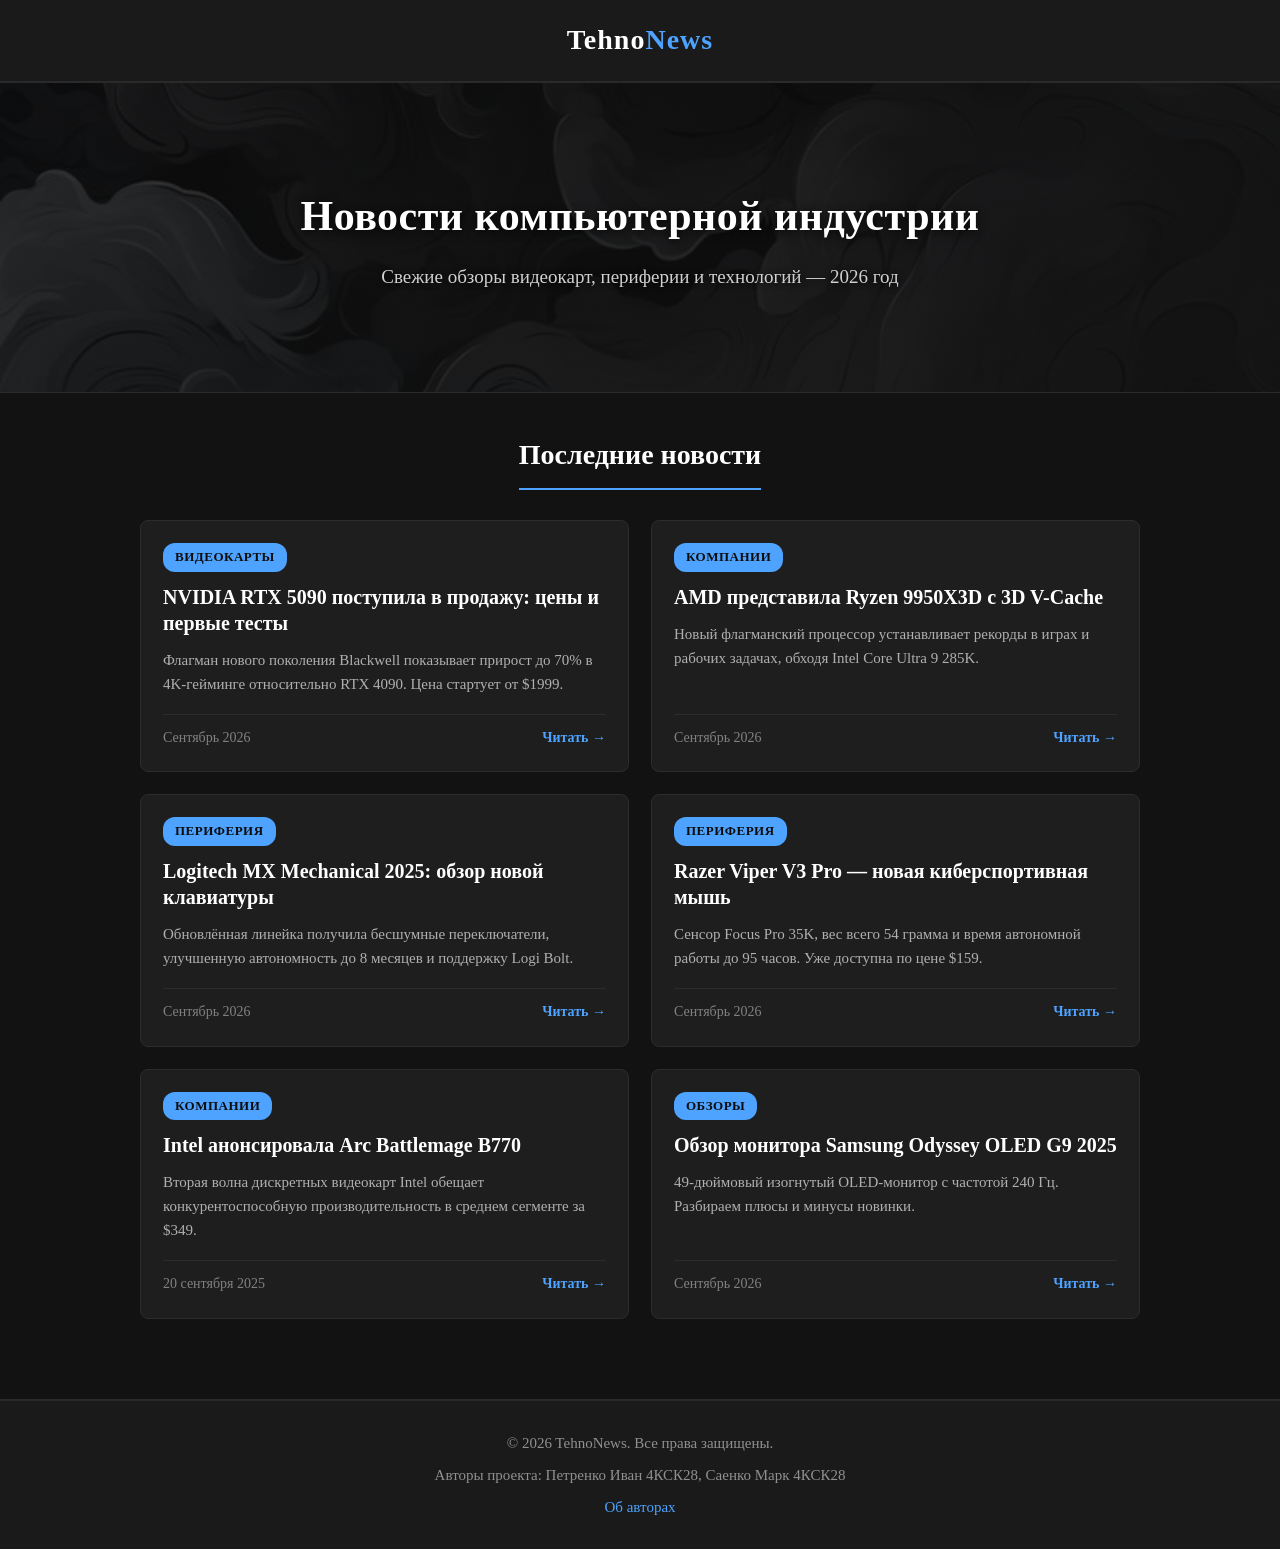
<file: index.html>
<!doctype html>
<html lang="ru">
  <head>
    <meta charset="UTF-8" />
    <meta name="viewport" content="width=device-width, initial-scale=1.0" />
    <title>TehnoNews - Новости компьютерной индустрии</title>
    <link rel="stylesheet" href="style.css" />
  </head>
  <body>
    <header>
      <div class="container">
        <div class="header-content">
          <a href="index.html" class="logo">Tehno<span>News</span></a>
        </div>
      </div>
    </header>

    <section class="hero">
      <div class="container">
        <h1>Новости компьютерной индустрии</h1>
        <p>Свежие обзоры видеокарт, периферии и технологий — 2026 год</p>
      </div>
    </section>

    <main>
      <div class="container">
        <div class="main-content">
          <h2 class="section-title">Последние новости</h2>
          <div class="news-grid">
            <article class="news-card">
              <div class="news-content">
                <span class="news-category">Видеокарты</span>
                <h3 class="news-title">
                  NVIDIA RTX 5090 поступила в продажу: цены и первые тесты
                </h3>
                <p class="news-excerpt">
                  Флагман нового поколения Blackwell показывает прирост до 70% в
                  4K-гейминге относительно RTX 4090. Цена стартует от $1999.
                </p>
                <div class="news-meta">
                  <span>Сентябрь 2026</span>
                  <a href="news.html#rtx5090" class="read-more">Читать →</a>
                </div>
              </div>
            </article>

            <article class="news-card">
              <div class="news-content">
                <span class="news-category">Компании</span>
                <h3 class="news-title">
                  AMD представила Ryzen 9950X3D с 3D V-Cache
                </h3>
                <p class="news-excerpt">
                  Новый флагманский процессор устанавливает рекорды в играх и
                  рабочих задачах, обходя Intel Core Ultra 9 285K.
                </p>
                <div class="news-meta">
                  <span>Сентябрь 2026</span>
                  <a href="news.html#ryzen9950" class="read-more">Читать →</a>
                </div>
              </div>
            </article>

            <article class="news-card">
              <div class="news-content">
                <span class="news-category">Периферия</span>
                <h3 class="news-title">
                  Logitech MX Mechanical 2025: обзор новой клавиатуры
                </h3>
                <p class="news-excerpt">
                  Обновлённая линейка получила бесшумные переключатели,
                  улучшенную автономность до 8 месяцев и поддержку Logi Bolt.
                </p>
                <div class="news-meta">
                  <span>Сентябрь 2026</span>
                  <a href="news.html#logitech-mx" class="read-more">Читать →</a>
                </div>
              </div>
            </article>

            <article class="news-card">
              <div class="news-content">
                <span class="news-category">Периферия</span>
                <h3 class="news-title">
                  Razer Viper V3 Pro — новая киберспортивная мышь
                </h3>
                <p class="news-excerpt">
                  Сенсор Focus Pro 35K, вес всего 54 грамма и время автономной
                  работы до 95 часов. Уже доступна по цене $159.
                </p>
                <div class="news-meta">
                  <span>Сентябрь 2026</span>
                  <a href="news.html#razer-viper" class="read-more">Читать →</a>
                </div>
              </div>
            </article>

            <article class="news-card">
              <div class="news-content">
                <span class="news-category">Компании</span>
                <h3 class="news-title">
                  Intel анонсировала Arc Battlemage B770
                </h3>
                <p class="news-excerpt">
                  Вторая волна дискретных видеокарт Intel обещает
                  конкурентоспособную производительность в среднем сегменте за
                  $349.
                </p>
                <div class="news-meta">
                  <span>20 сентября 2025</span>
                  <a href="news.html#intel-arc" class="read-more">Читать →</a>
                </div>
              </div>
            </article>

            <article class="news-card">
              <div class="news-content">
                <span class="news-category">Обзоры</span>
                <h3 class="news-title">
                  Обзор монитора Samsung Odyssey OLED G9 2025
                </h3>
                <p class="news-excerpt">
                  49-дюймовый изогнутый OLED-монитор с частотой 240 Гц.
                  Разбираем плюсы и минусы новинки.
                </p>
                <div class="news-meta">
                  <span>Сентябрь 2026</span>
                  <a href="news.html#samsung-g9" class="read-more">Читать →</a>
                </div>
              </div>
            </article>
          </div>
        </div>
      </div>
    </main>

    <footer>
      <div class="container">
        <p>&copy; 2026 TehnoNews. Все права защищены.</p>
        <p>Авторы проекта: Петренко Иван 4КСК28, Саенко Марк 4КСК28</p>
        <p><a href="authors.html">Об авторах</a></p>
      </div>
    </footer>
  </body>
</html>
</file>
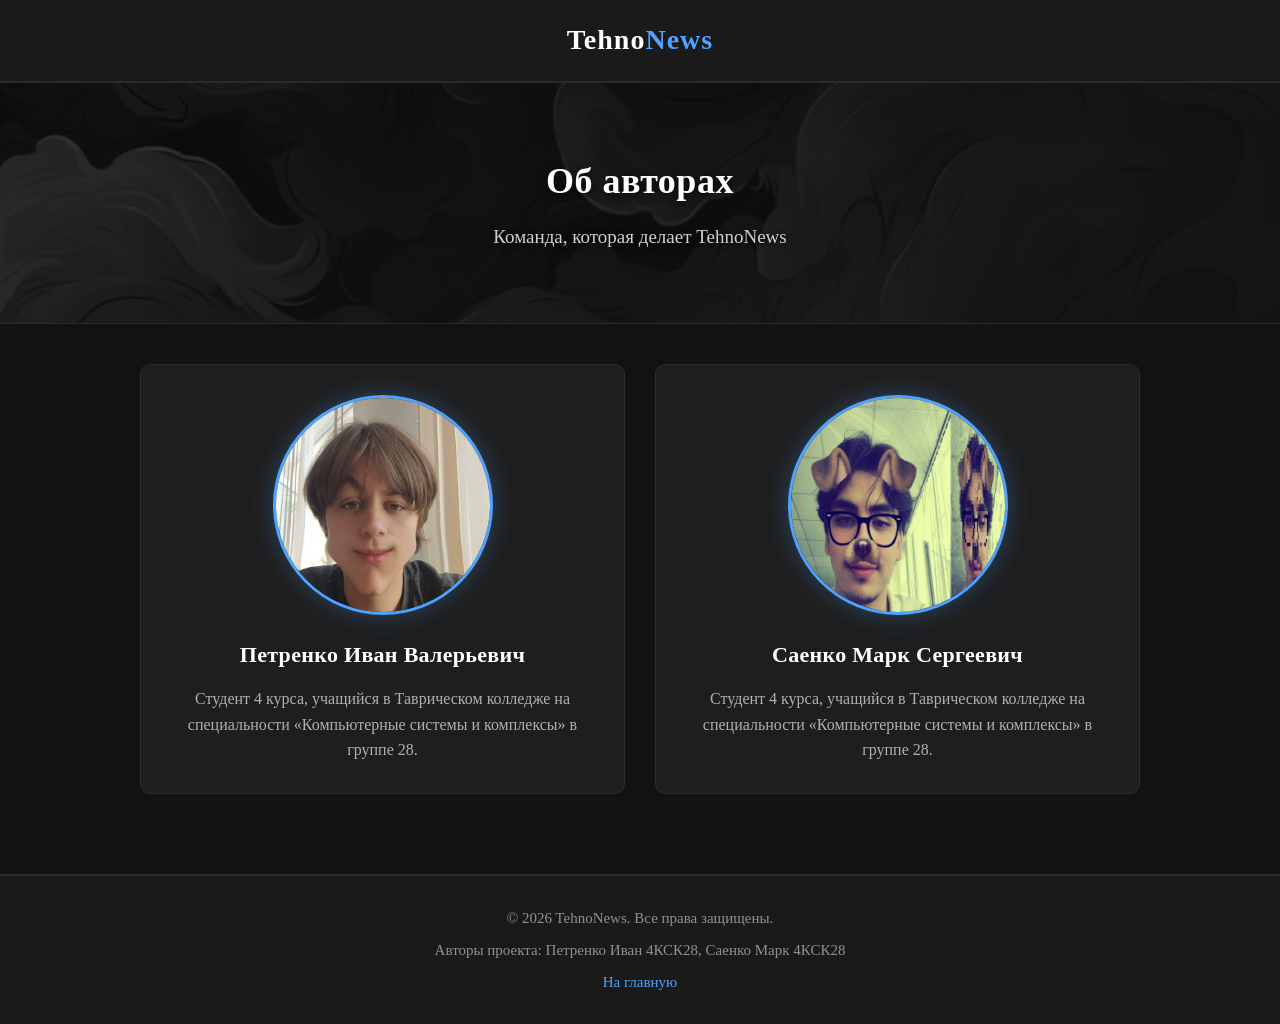
<file: authors.html>
<!doctype html>
<html lang="ru">
  <head>
    <meta charset="UTF-8" />
    <meta name="viewport" content="width=device-width, initial-scale=1.0" />
    <title>Об авторах — TehnoNews</title>
    <link rel="stylesheet" href="style.css" />
  </head>
  <body>
    <header>
      <div class="container">
        <div class="header-content">
          <a href="index.html" class="logo">Tehno<span>News</span></a>
        </div>
      </div>
    </header>

    <section class="hero hero-small">
      <div class="container">
        <h1>Об авторах</h1>
        <p>Команда, которая делает TehnoNews</p>
      </div>
    </section>

    <main>
      <div class="container">
        <div class="authors-grid">
          <!-- Автор 1 -->
          <article class="author-card">
            <div class="author-photo">
              <img src="vanek.jpg" alt="Петренко Иван Валерьевич" />
            </div>
            <h2 class="author-name">Петренко Иван Валерьевич</h2>
            <p class="author-description">
              Студент 4 курса, учащийся в Таврическом колледже на специальности
              «Компьютерные системы и комплексы» в группе 28.
            </p>
          </article>

          <!-- Автор 2 -->
          <article class="author-card">
            <div class="author-photo">
              <img src="markovka.jpg" alt="Саенко Марк Сергеевич" />
            </div>
            <h2 class="author-name">Саенко Марк Сергеевич</h2>
            <p class="author-description">
              Студент 4 курса, учащийся в Таврическом колледже на специальности
              «Компьютерные системы и комплексы» в группе 28.
            </p>
          </article>
        </div>
      </div>
    </main>

    <footer>
      <div class="container">
        <p>&copy; 2026 TehnoNews. Все права защищены.</p>
        <p>Авторы проекта: Петренко Иван 4КСК28, Саенко Марк 4КСК28</p>
        <p><a href="index.html">На главную</a></p>
      </div>
    </footer>
  </body>
</html>
</file>
<file: style.css>
/* ===== БАЗОВЫЕ НАСТРОЙКИ ===== */
* {
  margin: 0;
  padding: 0;
  box-sizing: border-box;
}

html {
  scroll-behavior: smooth;
}

body {
  font-family: "Times New Roman", Times, serif;
  background-color: #121212;
  color: #e0e0e0;
  line-height: 1.6;
  font-size: 16px;
}

/* ===== ОБЩИЙ КОНТЕЙНЕР ===== */
.container {
  width: 100%;
  max-width: 1200px;
  margin: 0 auto;
  padding: 0 20px;
}

/* ===== ШАПКА ===== */
header {
  background-color: #1a1a1a;
  border-bottom: 2px solid #2a2a2a;
  padding: 18px 0;
  position: sticky;
  top: 0;
  z-index: 100;
}

.header-content {
  display: flex;
  justify-content: center;
  align-items: center;
}

.logo {
  font-size: 28px;
  font-weight: bold;
  color: #ffffff;
  text-decoration: none;
  letter-spacing: 1px;
}

.logo span {
  color: #4da3ff;
}

/* ===== ГЕРОЙ-СЕКЦИЯ С ФОНОВЫМ ФОТО ===== */
.hero {
  position: relative;
  padding: 100px 0;
  text-align: center;
  overflow: hidden;

  background-image: url("hero-bg.jpg");
  background-size: cover;
  background-position: center;
  background-repeat: no-repeat;
  border-bottom: 1px solid #2a2a2a;
}

.hero::before {
  content: "";
  position: absolute;
  inset: 0;
  background: linear-gradient(
    135deg,
    rgba(10, 10, 10, 0.75) 0%,
    rgba(18, 18, 18, 0.85) 100%
  );
  z-index: 1;
}

.hero .container {
  position: relative;
  z-index: 2;
}

.hero h1 {
  font-size: 42px;
  color: #ffffff;
  margin-bottom: 12px;
  letter-spacing: 0.5px;
  text-shadow: 0 2px 10px rgba(0, 0, 0, 0.8);
}

.hero p {
  font-size: 19px;
  color: #d0d0d0;
  text-shadow: 0 1px 6px rgba(0, 0, 0, 0.8);
}

/* ===== ОСНОВНОЙ БЛОК ===== */
main {
  padding: 40px 0;
}

.main-content {
  max-width: 1000px;
  margin: 0 auto;
  text-align: center;
}

/* ===== ЗАГОЛОВОК СЕКЦИИ ===== */
.section-title {
  font-size: 28px;
  color: #ffffff;
  margin-bottom: 30px;
  padding-bottom: 10px;
  border-bottom: 2px solid #4da3ff;
  display: inline-block;
}

/* ===== СЕТКА НОВОСТЕЙ ===== */
.news-grid {
  display: grid;
  grid-template-columns: repeat(2, 1fr);
  gap: 22px;
  text-align: left;
  justify-content: center;
}

/* ===== КАРТОЧКА НОВОСТИ ===== */
.news-card {
  background-color: #1e1e1e;
  border: 1px solid #2c2c2c;
  border-radius: 8px;
  padding: 22px;
  transition:
    transform 0.25s,
    box-shadow 0.25s,
    border-color 0.25s;
  display: flex;
  flex-direction: column;
}

.news-card:hover {
  transform: translateY(-4px);
  border-color: #4da3ff;
  box-shadow: 0 8px 20px rgba(77, 163, 255, 0.15);
}

.news-content {
  display: flex;
  flex-direction: column;
  height: 100%;
}

.news-category {
  display: inline-block;
  background-color: #4da3ff;
  color: #0d0d0d;
  font-size: 13px;
  font-weight: bold;
  padding: 4px 12px;
  border-radius: 12px;
  margin-bottom: 12px;
  align-self: flex-start;
  text-transform: uppercase;
  letter-spacing: 0.5px;
}

.news-title {
  font-size: 20px;
  color: #ffffff;
  margin-bottom: 12px;
  line-height: 1.3;
}

.news-excerpt {
  font-size: 15px;
  color: #b0b0b0;
  margin-bottom: 18px;
  flex-grow: 1;
}

.news-meta {
  display: flex;
  justify-content: space-between;
  align-items: center;
  font-size: 14px;
  color: #808080;
  border-top: 1px solid #2c2c2c;
  padding-top: 12px;
}

.read-more {
  color: #4da3ff;
  text-decoration: none;
  font-weight: bold;
  transition: color 0.3s;
}

.read-more:hover {
  color: #7cbcff;
  text-decoration: underline;
}

/* ===== ПОДВАЛ ===== */
footer {
  background-color: #1a1a1a;
  border-top: 2px solid #2a2a2a;
  padding: 30px 0;
  text-align: center;
  color: #909090;
  margin-top: 40px;
}

footer p {
  margin-bottom: 8px;
  font-size: 15px;
}

footer p:last-child {
  margin-bottom: 0;
}

footer a {
  color: #4da3ff;
  text-decoration: none;
  transition: color 0.3s;
}

footer a:hover {
  color: #7cbcff;
  text-decoration: underline;
}

/* ===== СТРАНИЦА ОБ АВТОРАХ ===== */

/* Уменьшенная версия hero-секции */
.hero-small {
  padding: 70px 0;
}

.hero-small h1 {
  font-size: 36px;
}

/* Сетка авторов: 2 колонки */
.authors-grid {
  display: grid;
  grid-template-columns: repeat(2, 1fr);
  gap: 30px;
  max-width: 1000px;
  margin: 0 auto;
}

/* Карточка автора */
.author-card {
  background-color: #1e1e1e;
  border: 1px solid #2c2c2c;
  border-radius: 10px;
  padding: 30px 25px;
  text-align: center;
  transition:
    transform 0.25s,
    box-shadow 0.25s,
    border-color 0.25s;
}

.author-card:hover {
  transform: translateY(-5px);
  border-color: #4da3ff;
  box-shadow: 0 10px 25px rgba(77, 163, 255, 0.15);
}

/* Фото автора */
.author-photo {
  width: 220px;
  height: 220px;
  margin: 0 auto 22px;
  border-radius: 50%;
  overflow: hidden;
  border: 3px solid #4da3ff;
  box-shadow: 0 0 25px rgba(77, 163, 255, 0.3);
}

.author-photo img {
  width: 100%;
  height: 100%;
  object-fit: cover;
  display: block;
  transition: transform 0.4s ease;
}

.author-card:hover .author-photo img {
  transform: scale(1.06);
}

/* Имя */
.author-name {
  font-size: 22px;
  color: #ffffff;
  margin-bottom: 14px;
  letter-spacing: 0.3px;
}

/* Описание */
.author-description {
  font-size: 16px;
  color: #b0b0b0;
  line-height: 1.6;
}

/* Адаптивность для страницы авторов */
@media (max-width: 768px) {
  .authors-grid {
    grid-template-columns: 1fr;
  }

  .author-photo {
    width: 180px;
    height: 180px;
  }

  .hero-small h1 {
    font-size: 28px;
  }
}
</file>
